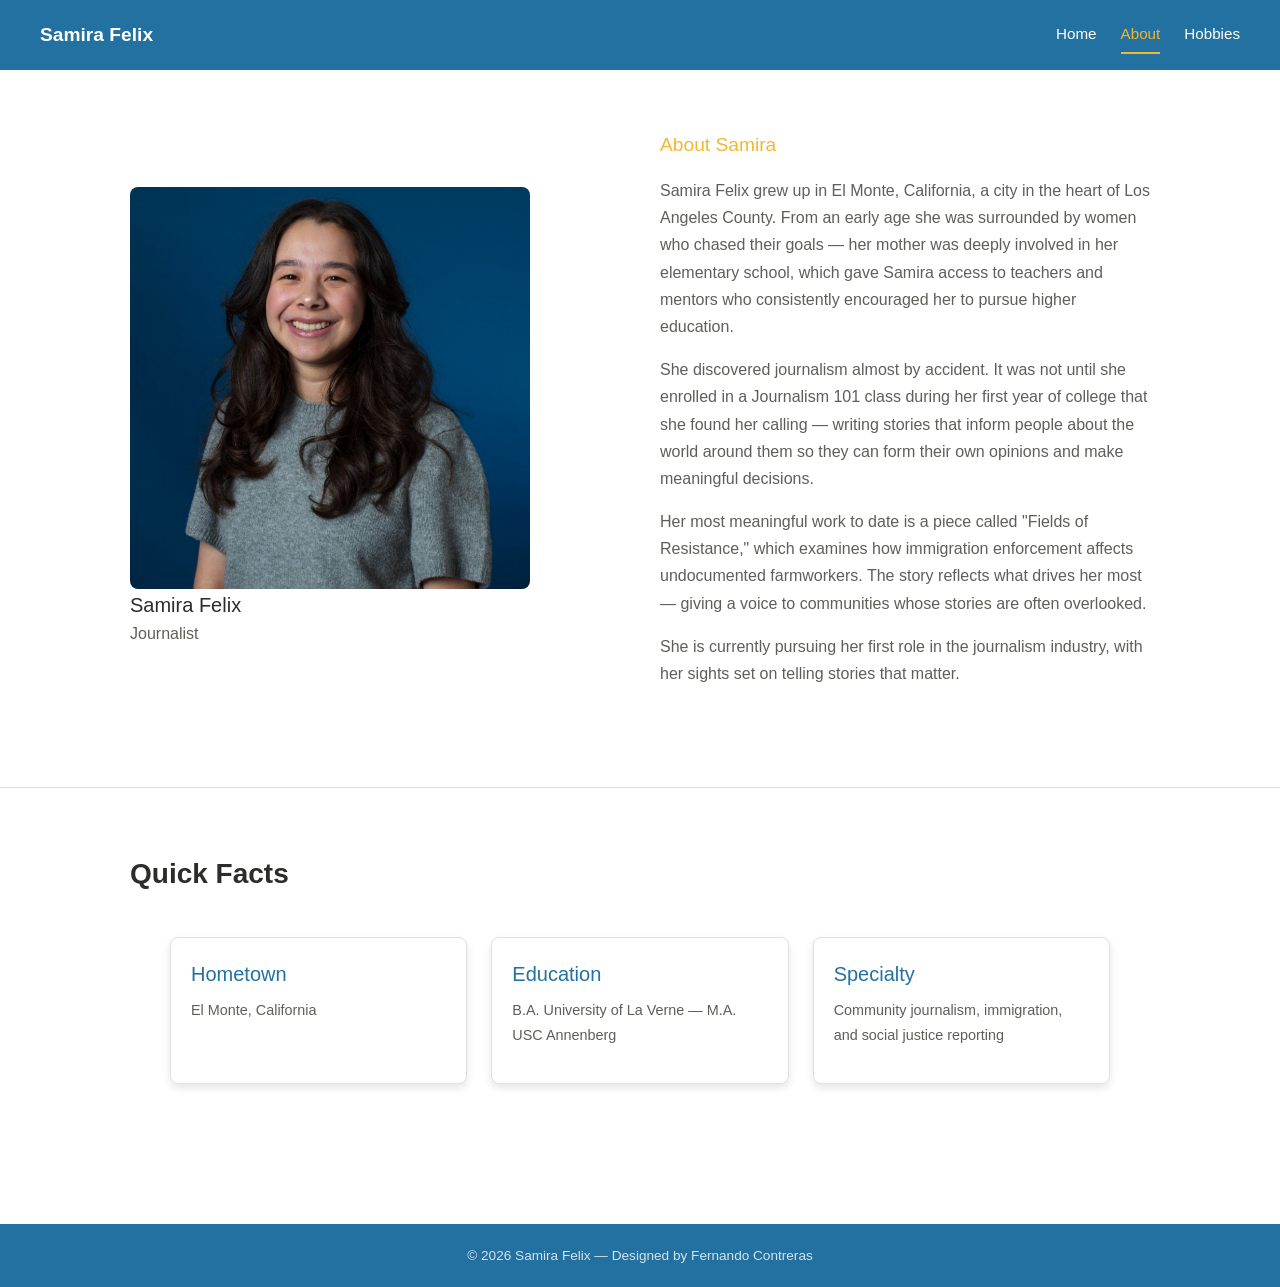
<file: about.html>
<!DOCTYPE html>
<!--
    Name: Fernando Contreras
    Date: July 3, 2026
    Assignment: 6.3 bioSite Development
    Description: About page for the Samira Felix bioSite project.
    Includes portrait, biography, and quick facts section.
    Course: CSD 340 Web Development with HTML and CSS
    Instructor: Professor Sue
-->
<html lang="en">
<head>
    <meta charset="UTF-8">
    <meta name="viewport" content="width=device-width, initial-scale=1.0">
    <meta name="description" content="About Samira Felix - Journalist and USC Annenberg graduate">
    <meta name="author" content="Fernando Contreras">
    <title>About - Samira Felix</title>
    <link href="style.css" type="text/css" rel="stylesheet">
</head>

<body>

    <!-- Header and navigation -->
    <header>
        <a href="index.html" class="site-name">Samira Felix</a>
        <nav>
            <a href="index.html">Home</a>
            <a href="about.html" class="active">About</a>
            <a href="hobbies.html">Hobbies</a>
        </nav>
    </header>

    <!-- About hero section -->
    <section class="hero">
        <div class="hero-image">
            <img src="images/portrait.jpg" alt="Portrait of Samira Felix">
            <h3>Samira Felix</h3>
            <h4>Journalist</h4>
        </div>
        <div class="hero-text">
            <h2>About Samira</h2>
            <p>Samira Felix grew up in El Monte, California, a city in the heart of Los Angeles County. From an early age she was surrounded by women who chased their goals — her mother was deeply involved in her elementary school, which gave Samira access to teachers and mentors who consistently encouraged her to pursue higher education.</p>
            <p>She discovered journalism almost by accident. It was not until she enrolled in a Journalism 101 class during her first year of college that she found her calling — writing stories that inform people about the world around them so they can form their own opinions and make meaningful decisions.</p>
            <p>Her most meaningful work to date is a piece called "Fields of Resistance," which examines how immigration enforcement affects undocumented farmworkers. The story reflects what drives her most — giving a voice to communities whose stories are often overlooked.</p>
            <p>She is currently pursuing her first role in the journalism industry, with her sights set on telling stories that matter.</p>
        </div>
    </section>

    <hr>

    <!-- Quick facts section -->
    <div class="container">
        <h2>Quick Facts</h2>
        <div class="card-grid">
            <div class="card">
                <h3>Hometown</h3>
                <p>El Monte, California</p>
            </div>
            <div class="card">
                <h3>Education</h3>
                <p>B.A. University of La Verne &mdash; M.A. USC Annenberg</p>
            </div>
            <div class="card">
                <h3>Specialty</h3>
                <p>Community journalism, immigration, and social justice reporting</p>
            </div>
        </div>
    </div>

    <!-- Footer -->
    <footer>
        <p>&copy; 2026 Samira Felix &mdash; Designed by Fernando Contreras</p>
    </footer>

</body>
</html>
</file>
<file: style.css>
/*
    Name: Fernando Contreras
    Date: July 3, 2026
    Assignment: 6.3 bioSite Development
    Description: Main stylesheet for the Samira Felix bioSite project.
    Covers atoms and molecules: colors, fonts, headings, layout,
    navigation, cards, and footer styles.
    Course: CSD 340 Web Development with HTML and CSS
    Instructor: Professor Sue
*/

/* =====================
   ATOMS: Colors & Base
   ===================== */

/* Color palette:
   Pink (primary accent): #FFB3F0
   Gold (secondary accent): #F2B731
   Dark Blue (structure): #2371A0
   Bright Blue (links): #2B77F8
   Light Green (touches): #C1F2AC
*/

* {
    box-sizing: border-box;
    margin: 0;
    padding: 0;
}

body {
    font-family: 'Helvetica', 'Arial', sans-serif;
    font-size: 16px;
    font-weight: 400;
    line-height: 1.6;
    color: #2C2C2A;
    background-color: #FFFFFF;
}

/* =====================
   ATOMS: Typography
   ===================== */

h1 {
    font-size: 2.5em;
    font-weight: 700;
    color: #2371A0;
    letter-spacing: -0.5px;
}

h2 {
    font-size: 1.75em;
    font-weight: 600;
    color: #2C2C2A;
}

h3 {
    font-size: 1.25em;
    font-weight: 500;
    color: #2C2C2A;
}

h4 {
    font-size: 1em;
    font-weight: 500;
    color: #5F5E5A;
}

p {
    font-size: 1em;
    font-weight: 400;
    line-height: 1.7;
    max-width: 65ch;
    margin-bottom: 16px;
}

/* =====================
   ATOMS: Links
   ===================== */

a {
    color: #2B77F8;
    text-decoration: none;
}

a:hover {
    color: #2371A0;
    text-decoration: underline;
}

a:visited {
    color: #7B5EA7;
}

/* =====================
   ATOMS: Images
   ===================== */

img {
    max-width: 100%;
    height: auto;
    display: block;
    border-radius: 6px;
}

figcaption {
    font-size: 0.8em;
    color: #888;
    font-style: italic;
    margin-top: 4px;
    text-align: center;
}

/* =====================
   ATOMS: Dividers
   ===================== */

hr {
    border: none;
    border-top: 1px solid #E0E0E0;
    margin: 24px 0;
}

/* =====================
   MOLECULES: Header
   ===================== */

header {
    background-color: #2371A0;
    color: white;
    padding: 16px 40px;
    display: flex;
    align-items: center;
    justify-content: space-between;
}

header .site-name {
    font-size: 1.2em;
    font-weight: 700;
    color: white;
    text-decoration: none;
}

header .site-name:hover {
    color: #FFB3F0;
}

/* =====================
   MOLECULES: Navigation
   ===================== */

nav {
    display: flex;
    gap: 24px;
}

/* Each rule names :visited too, so a nav link looks exactly the same
   whether or not that page has already been visited. */
nav a,
nav a:visited {
    color: white;
    text-decoration: none;
    font-size: 0.95em;
    font-weight: 500;
    padding: 6px 0;
    border-bottom: 2px solid transparent;
}

nav a:hover,
nav a:visited:hover {
    border-bottom: 2px solid #FFB3F0;
    color: #FFB3F0;
    text-decoration: none;
}

nav a.active,
nav a.active:visited {
    border-bottom: 2px solid #F2B731;
    color: #F2B731;
}

/* =====================
   MOLECULES: Hero Section
   ===================== */

.hero {
    display: grid;
    grid-template-columns: 1fr 1fr;
    gap: 40px;
    align-items: center;
    padding: 60px 40px;
    max-width: 1100px;
    margin: 0 auto;
}

.hero-image img {
    width: 100%;
    max-width: 400px;
    border-radius: 8px;
}

.hero-text h1 {
    margin-bottom: 8px;
}

.hero-text h2 {
    color: #F2B731;
    font-weight: 400;
    font-size: 1.2em;
    margin-bottom: 16px;
}

.hero-text p {
    color: #5F5E5A;
}

/* =====================
   ATOMS: Buttons
   ===================== */

/* :visited is included so the button keeps its colors after being clicked. */
.btn,
.btn:visited {
    display: inline-block;
    background-color: #2371A0;
    color: #FFFFFF;
    font-weight: 600;
    padding: 12px 24px;
    border-radius: 6px;
    text-decoration: none;
}

.btn:hover,
.btn:visited:hover {
    background-color: #2B77F8;
    color: #FFFFFF;
    text-decoration: none;
}

/* =====================
   MOLECULES: Cards
   ===================== */

.card-grid {
    display: grid;
    grid-template-columns: repeat(3, 1fr);
    gap: 24px;
    padding: 40px;
    max-width: 1100px;
    margin: 0 auto;
}

.card {
    background: #FFFFFF;
    border: 1px solid #E0E0E0;
    border-radius: 8px;
    padding: 20px;
    box-shadow: 0 4px 8px 0 rgba(0, 0, 0, 0.1);
    transition: 0.3s;
}

.card:hover {
    box-shadow: 0 8px 16px 0 rgba(0, 0, 0, 0.15);
}

.card img {
    width: 100%;
    height: 180px;
    object-fit: cover;
    border-radius: 6px;
    margin-bottom: 12px;
}

.card h3 {
    color: #2371A0;
    margin-bottom: 8px;
}

.card p {
    font-size: 0.9em;
    color: #5F5E5A;
}

/* =====================
   MOLECULES: Section Headers
   ===================== */

.section-header {
    text-align: center;
    padding: 40px 40px 0;
    max-width: 1100px;
    margin: 0 auto;
}

.section-header h2 {
    font-size: 2em;
    color: #2371A0;
    margin-bottom: 8px;
}

.section-header p {
    color: #888;
    max-width: 500px;
    margin: 0 auto;
}

/* =====================
   MOLECULES: Footer
   ===================== */

footer {
    background-color: #2371A0;
    color: white;
    text-align: center;
    padding: 20px 40px;
    margin-top: 60px;
}

footer p {
    font-size: 0.85em;
    color: rgba(255, 255, 255, 0.8);
    max-width: none;
    margin: 0;
}

footer a {
    color: #FFB3F0;
    text-decoration: none;
}

footer a:hover {
    text-decoration: underline;
}

/* =====================
   MOLECULES: Page Container
   ===================== */

.container {
    max-width: 1100px;
    margin: 0 auto;
    padding: 40px;
}

/* =====================
   ATOMS: Figure & Caption
   ===================== */

figure {
    margin: 0;
    padding: 0;
}

.card figure img {
    width: 100%;
    height: 180px;
    object-fit: cover;
    border-radius: 6px 6px 0 0;
    object-position: top;
}

.card figcaption {
    font-size: 0.78em;
    color: #888;
    font-style: italic;
    text-align: center;
    padding: 6px 8px;
    background: #f9f9f9;
    border-radius: 0 0 6px 6px;
    margin-bottom: 12px;
}
</file>
